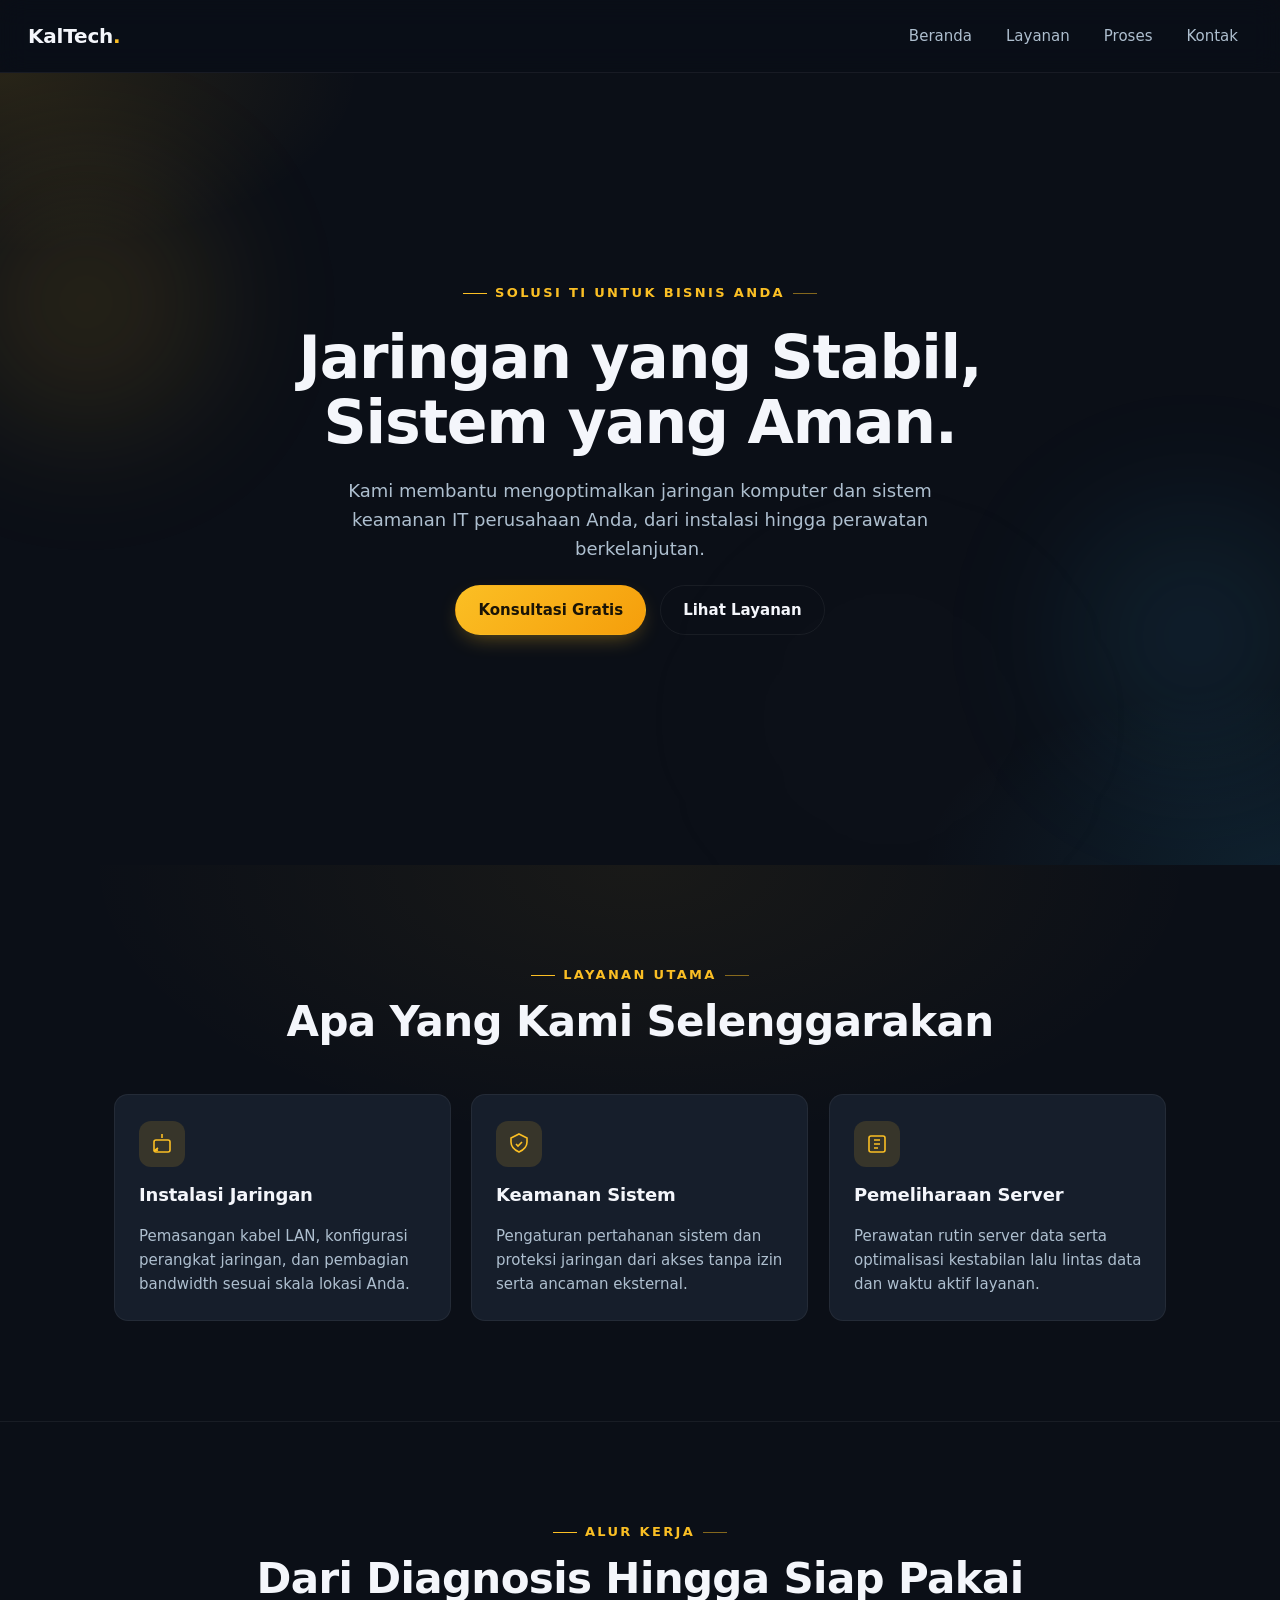
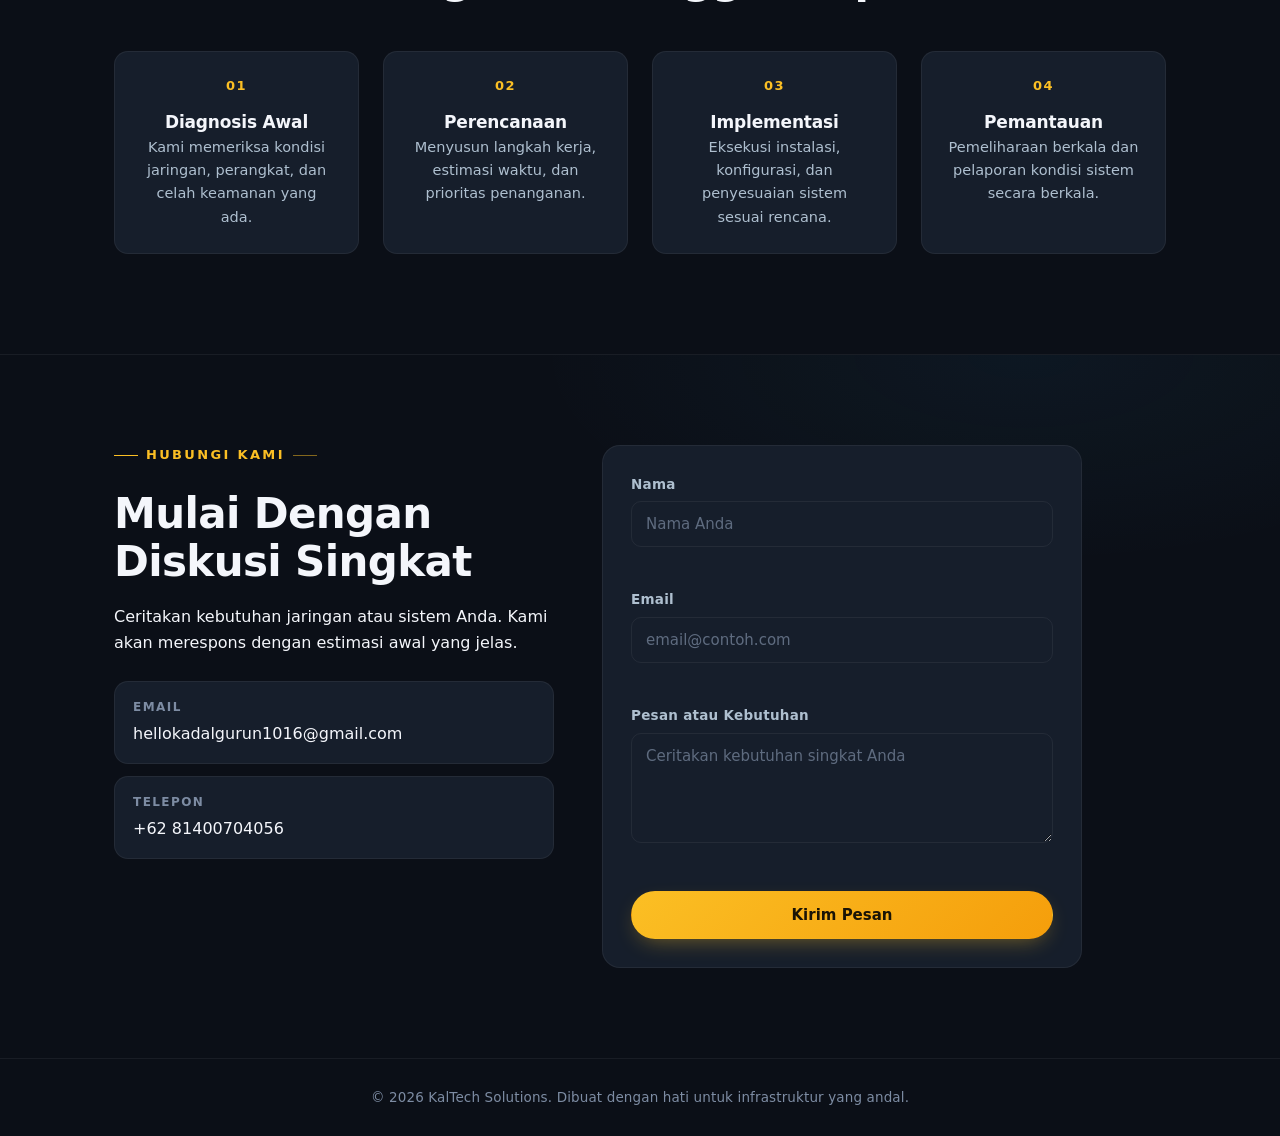
<file: index.html>
<!DOCTYPE html>
<html lang="id">
<head>
    <meta charset="UTF-8">
    <meta name="viewport" content="width=device-width, initial-scale=1.0">
    <title>wan Solutions | Solusi Jaringan & Infrastruktur IT</title>
    <link rel="stylesheet" href="style.css">
</head>
<body>
    <div class="loader" aria-hidden="true">
        <div class="loader-ring"></div>
    </div>

    <nav class="navbar" id="navbar">
        <div class="logo"><span>KalTech</span><span class="logo-accent">.</span></div>
        <button class="nav-toggle" id="navToggle" aria-label="Buka menu" aria-expanded="false">
            <span></span><span></span><span></span>
        </button>
        <ul class="nav-links" id="navLinks">
            <li><a href="#beranda" class="nav-link active" data-link="beranda">Beranda</a></li>
            <li><a href="#layanan" class="nav-link" data-link="layanan">Layanan</a></li>
            <li><a href="#proses" class="nav-link" data-link="proses">Proses</a></li>
            <li><a href="#kontak" class="nav-link" data-link="kontak">Kontak</a></li>
        </ul>
    </nav>

    <header class="hero" id="beranda">
        <div class="hero-overlay"></div>
        <div class="hero-copy">
            <span class="eyebrow">Solusi TI untuk Bisnis Anda</span>
            <h1>Jaringan yang Stabil, Sistem yang Aman.</h1>
            <p class="lead">Kami membantu mengoptimalkan jaringan komputer dan sistem keamanan IT perusahaan Anda, dari instalasi hingga perawatan berkelanjutan.</p>
            <div class="cta-row">
                <a href="#kontak" class="btn btn-primary">Konsultasi Gratis</a>
                <a href="#layanan" class="btn btn-ghost">Lihat Layanan</a>
            </div>
        </div>

        <div class="hero-glow" aria-hidden="true">
            <span class="glow glow-1"></span>
            <span class="glow glow-2"></span>
            <span class="glow glow-3"></span>
        </div>
    </header>

    <section class="services" id="layanan">
        <div class="section-inner">
            <span class="section-eyebrow">Layanan Utama</span>
            <h2 class="section-title">Apa Yang Kami Selenggarakan</h2>
            <div class="service-grid">
                <article class="service-card reveal">
                    <div class="service-icon">
                        <svg viewBox="0 0 24 24" fill="none" stroke="currentColor" stroke-width="1.6"><path d="M4 10a2 2 0 0 1 2-2h12a2 2 0 0 1 2 2v8a2 2 0 0 1-2 2H6a2 2 0 0 1-2-2Z"/><path d="M8 16l-4 3 4-1"/><path d="M12 2v4"/></svg>
                    </div>
                    <h3>Instalasi Jaringan</h3>
                    <p>Pemasangan kabel LAN, konfigurasi perangkat jaringan, dan pembagian bandwidth sesuai skala lokasi Anda.</p>
                </article>

                <article class="service-card reveal">
                    <div class="service-icon">
                        <svg viewBox="0 0 24 24" fill="none" stroke="currentColor" stroke-width="1.6"><path d="M12 2l8 4v4c0 5-3.5 8-8 10-4.5-2-8-5-8-10V6Z"/><path d="M9 12l2 2 4-4"/></svg>
                    </div>
                    <h3>Keamanan Sistem</h3>
                    <p>Pengaturan pertahanan sistem dan proteksi jaringan dari akses tanpa izin serta ancaman eksternal.</p>
                </article>

                <article class="service-card reveal">
                    <div class="service-icon">
                        <svg viewBox="0 0 24 24" fill="none" stroke="currentColor" stroke-width="1.6"><rect x="4" y="4" width="16" height="16" rx="2"/><path d="M9 8h6M9 12h6M9 16h4"/></svg>
                    </div>
                    <h3>Pemeliharaan Server</h3>
                    <p>Perawatan rutin server data serta optimalisasi kestabilan lalu lintas data dan waktu aktif layanan.</p>
                </article>
            </div>
        </div>
    </section>

    <section class="process" id="proses">
        <div class="section-inner">
            <span class="section-eyebrow">Alur Kerja</span>
            <h2 class="section-title">Dari Diagnosis Hingga Siap Pakai</h2>
            <ol class="process-steps">
                <li class="process-step reveal">
                    <span class="step-num">01</span>
                    <div class="step-body">
                        <h3>Diagnosis Awal</h3>
                        <p>Kami memeriksa kondisi jaringan, perangkat, dan celah keamanan yang ada.</p>
                    </div>
                </li>
                <li class="process-step reveal">
                    <span class="step-num">02</span>
                    <div class="step-body">
                        <h3>Perencanaan</h3>
                        <p>Menyusun langkah kerja, estimasi waktu, dan prioritas penanganan.</p>
                    </div>
                </li>
                <li class="process-step reveal">
                    <span class="step-num">03</span>
                    <div class="step-body">
                        <h3>Implementasi</h3>
                        <p>Eksekusi instalasi, konfigurasi, dan penyesuaian sistem sesuai rencana.</p>
                    </div>
                </li>
                <li class="process-step reveal">
                    <span class="step-num">04</span>
                    <div class="step-body">
                        <h3>Pemantauan</h3>
                        <p>Pemeliharaan berkala dan pelaporan kondisi sistem secara berkala.</p>
                    </div>
                </li>
            </ol>
        </div>
    </section>

    <section class="contact" id="kontak">
        <div class="section-inner contact-inner">
            <div class="contact-copy">
                <span class="section-eyebrow">Hubungi Kami</span>
                <h2 class="section-title">Mulai Dengan Diskusi Singkat</h2>
                <p>Ceritakan kebutuhan jaringan atau sistem Anda. Kami akan merespons dengan estimasi awal yang jelas.</p>
                <div class="contact-cards">
                    <div class="contact-card">
                        <span class="contact-label">Email</span>
                        <span class="contact-value">hellokadalgurun1016@gmail.com</span>
                    </div>
                    <div class="contact-card">
                        <span class="contact-label">Telepon</span>
                        <span class="contact-value">+62 81400704056</span>
                    </div>
                </div>
            </div>

            <form class="contact-form reveal" novalidate>
                <div class="field">
                    <label class="field-label" for="name">Nama</label>
                    <input class="field-input" id="name" name="name" type="text" autocomplete="name" required placeholder="Nama Anda">
                    <span class="field-msg" data-msg="name"></span>
                </div>
                <div class="field">
                    <label class="field-label" for="email">Email</label>
                    <input class="field-input" id="email" name="email" type="email" autocomplete="email" required placeholder="email@contoh.com">
                    <span class="field-msg" data-msg="email"></span>
                </div>
                <div class="field">
                    <label class="field-label" for="message">Pesan atau Kebutuhan</label>
                    <textarea class="field-input field-textarea" id="message" name="message" rows="4" required placeholder="Ceritakan kebutuhan singkat Anda"></textarea>
                    <span class="field-msg" data-msg="message"></span>
                </div>
                <button class="btn btn-primary btn-full" type="submit">Kirim Pesan</button>
            </form>
        </div>
    </section>

    <footer>
        <p>&copy; 2026 KalTech Solutions. Dibuat dengan hati untuk infrastruktur yang andal.</p>
    </footer>

    <script src="app.js" defer></script>
</body>
</file>
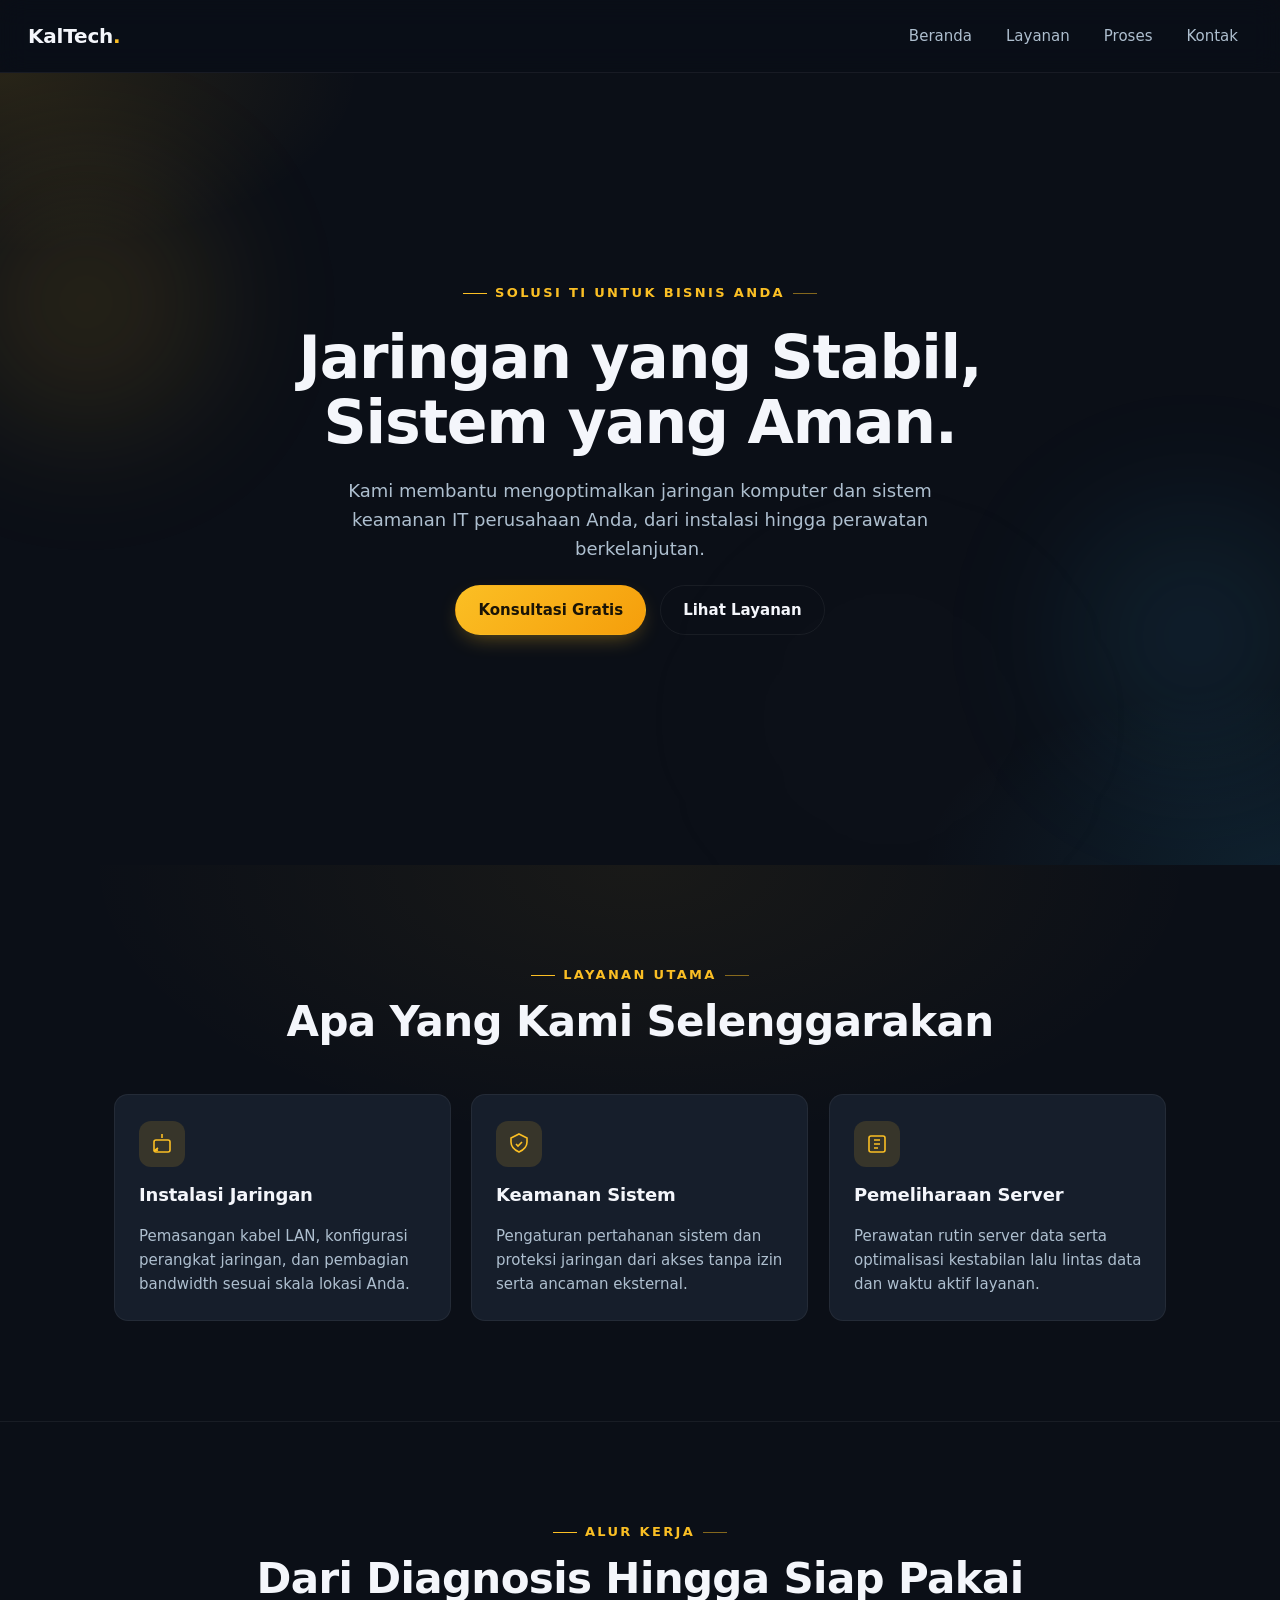
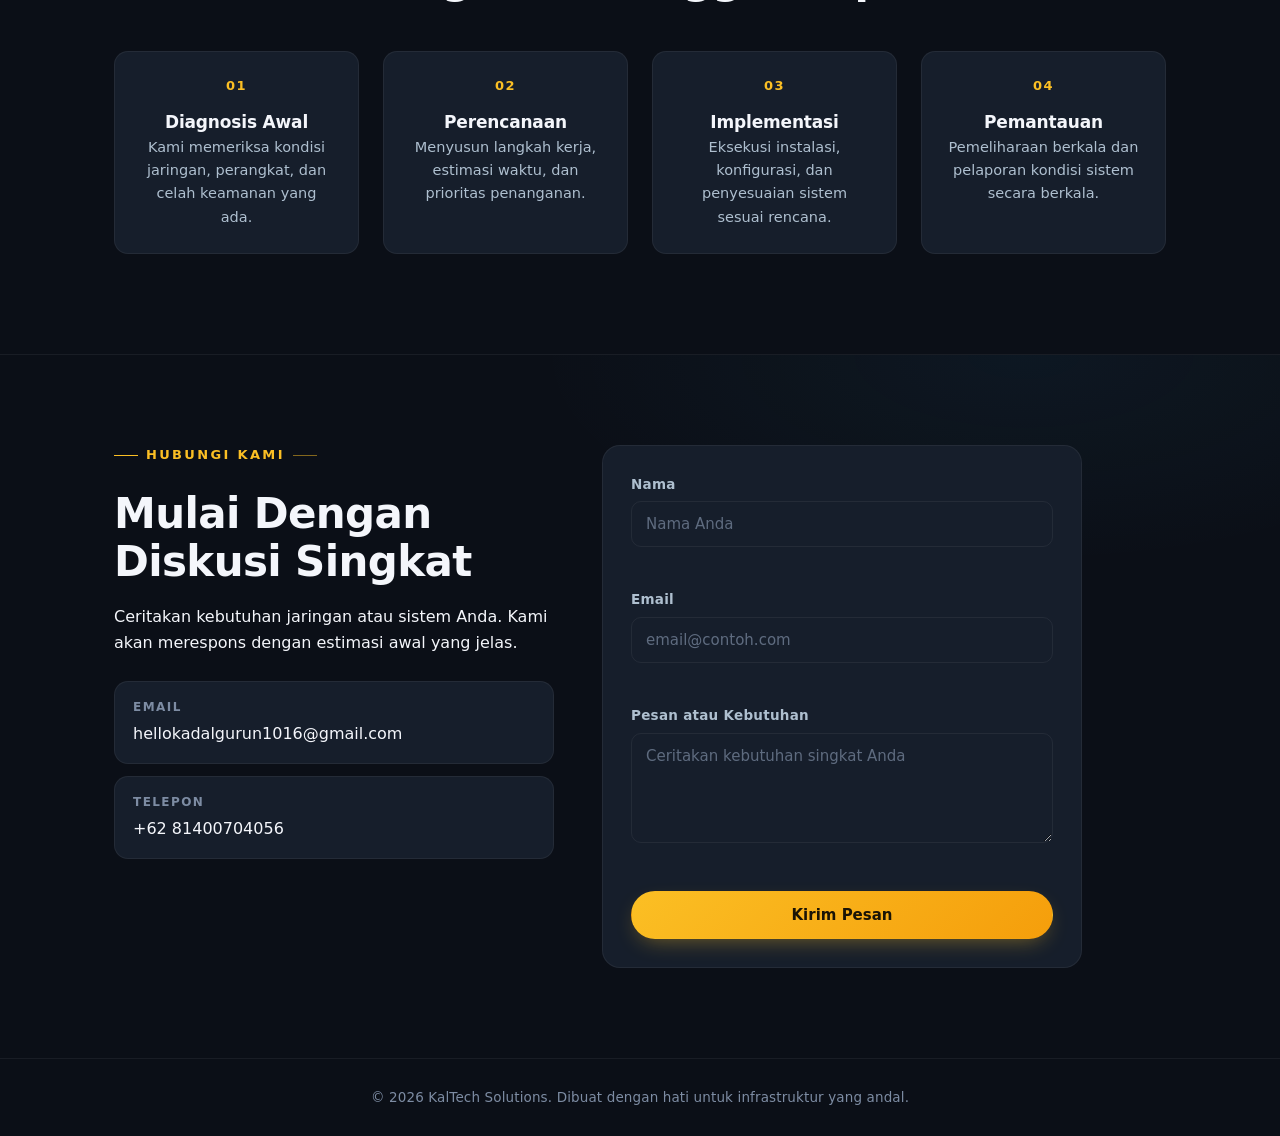
<file: index wan.html>
<!DOCTYPE html>
<html lang="id">
<head>
    <meta charset="UTF-8">
    <meta name="viewport" content="width=device-width, initial-scale=1.0">
    <title>KalTech Solutions | Solusi Jaringan & Infrastruktur IT</title>
    <link rel="stylesheet" href="style.css">
</head>
<body>
    <div class="loader" aria-hidden="true">
        <div class="loader-ring"></div>
    </div>

    <nav class="navbar" id="navbar">
        <div class="logo"><span>KalTech</span><span class="logo-accent">.</span></div>
        <button class="nav-toggle" id="navToggle" aria-label="Buka menu" aria-expanded="false">
            <span></span><span></span><span></span>
        </button>
        <ul class="nav-links" id="navLinks">
            <li><a href="#beranda" class="nav-link active" data-link="beranda">Beranda</a></li>
            <li><a href="#layanan" class="nav-link" data-link="layanan">Layanan</a></li>
            <li><a href="#proses" class="nav-link" data-link="proses">Proses</a></li>
            <li><a href="#kontak" class="nav-link" data-link="kontak">Kontak</a></li>
        </ul>
    </nav>

    <header class="hero" id="beranda">
        <div class="hero-overlay"></div>
        <div class="hero-copy">
            <span class="eyebrow">Solusi TI untuk Bisnis Anda</span>
            <h1>Jaringan yang Stabil, Sistem yang Aman.</h1>
            <p class="lead">Kami membantu mengoptimalkan jaringan komputer dan sistem keamanan IT perusahaan Anda, dari instalasi hingga perawatan berkelanjutan.</p>
            <div class="cta-row">
                <a href="#kontak" class="btn btn-primary">Konsultasi Gratis</a>
                <a href="#layanan" class="btn btn-ghost">Lihat Layanan</a>
            </div>
        </div>

        <div class="hero-glow" aria-hidden="true">
            <span class="glow glow-1"></span>
            <span class="glow glow-2"></span>
            <span class="glow glow-3"></span>
        </div>
    </header>

    <section class="services" id="layanan">
        <div class="section-inner">
            <span class="section-eyebrow">Layanan Utama</span>
            <h2 class="section-title">Apa Yang Kami Selenggarakan</h2>
            <div class="service-grid">
                <article class="service-card reveal">
                    <div class="service-icon">
                        <svg viewBox="0 0 24 24" fill="none" stroke="currentColor" stroke-width="1.6"><path d="M4 10a2 2 0 0 1 2-2h12a2 2 0 0 1 2 2v8a2 2 0 0 1-2 2H6a2 2 0 0 1-2-2Z"/><path d="M8 16l-4 3 4-1"/><path d="M12 2v4"/></svg>
                    </div>
                    <h3>Instalasi Jaringan</h3>
                    <p>Pemasangan kabel LAN, konfigurasi perangkat jaringan, dan pembagian bandwidth sesuai skala lokasi Anda.</p>
                </article>

                <article class="service-card reveal">
                    <div class="service-icon">
                        <svg viewBox="0 0 24 24" fill="none" stroke="currentColor" stroke-width="1.6"><path d="M12 2l8 4v4c0 5-3.5 8-8 10-4.5-2-8-5-8-10V6Z"/><path d="M9 12l2 2 4-4"/></svg>
                    </div>
                    <h3>Keamanan Sistem</h3>
                    <p>Pengaturan pertahanan sistem dan proteksi jaringan dari akses tanpa izin serta ancaman eksternal.</p>
                </article>

                <article class="service-card reveal">
                    <div class="service-icon">
                        <svg viewBox="0 0 24 24" fill="none" stroke="currentColor" stroke-width="1.6"><rect x="4" y="4" width="16" height="16" rx="2"/><path d="M9 8h6M9 12h6M9 16h4"/></svg>
                    </div>
                    <h3>Pemeliharaan Server</h3>
                    <p>Perawatan rutin server data serta optimalisasi kestabilan lalu lintas data dan waktu aktif layanan.</p>
                </article>
            </div>
        </div>
    </section>

    <section class="process" id="proses">
        <div class="section-inner">
            <span class="section-eyebrow">Alur Kerja</span>
            <h2 class="section-title">Dari Diagnosis Hingga Siap Pakai</h2>
            <ol class="process-steps">
                <li class="process-step reveal">
                    <span class="step-num">01</span>
                    <div class="step-body">
                        <h3>Diagnosis Awal</h3>
                        <p>Kami memeriksa kondisi jaringan, perangkat, dan celah keamanan yang ada.</p>
                    </div>
                </li>
                <li class="process-step reveal">
                    <span class="step-num">02</span>
                    <div class="step-body">
                        <h3>Perencanaan</h3>
                        <p>Menyusun langkah kerja, estimasi waktu, dan prioritas penanganan.</p>
                    </div>
                </li>
                <li class="process-step reveal">
                    <span class="step-num">03</span>
                    <div class="step-body">
                        <h3>Implementasi</h3>
                        <p>Eksekusi instalasi, konfigurasi, dan penyesuaian sistem sesuai rencana.</p>
                    </div>
                </li>
                <li class="process-step reveal">
                    <span class="step-num">04</span>
                    <div class="step-body">
                        <h3>Pemantauan</h3>
                        <p>Pemeliharaan berkala dan pelaporan kondisi sistem secara berkala.</p>
                    </div>
                </li>
            </ol>
        </div>
    </section>

    <section class="contact" id="kontak">
        <div class="section-inner contact-inner">
            <div class="contact-copy">
                <span class="section-eyebrow">Hubungi Kami</span>
                <h2 class="section-title">Mulai Dengan Diskusi Singkat</h2>
                <p>Ceritakan kebutuhan jaringan atau sistem Anda. Kami akan merespons dengan estimasi awal yang jelas.</p>
                <div class="contact-cards">
                    <div class="contact-card">
                        <span class="contact-label">Email</span>
                        <span class="contact-value">hellokadalgurun1016@gmail.com</span>
                    </div>
                    <div class="contact-card">
                        <span class="contact-label">Telepon</span>
                        <span class="contact-value">+62 81400704056</span>
                    </div>
                </div>
            </div>

            <form class="contact-form reveal" novalidate>
                <div class="field">
                    <label class="field-label" for="name">Nama</label>
                    <input class="field-input" id="name" name="name" type="text" autocomplete="name" required placeholder="Nama Anda">
                    <span class="field-msg" data-msg="name"></span>
                </div>
                <div class="field">
                    <label class="field-label" for="email">Email</label>
                    <input class="field-input" id="email" name="email" type="email" autocomplete="email" required placeholder="email@contoh.com">
                    <span class="field-msg" data-msg="email"></span>
                </div>
                <div class="field">
                    <label class="field-label" for="message">Pesan atau Kebutuhan</label>
                    <textarea class="field-input field-textarea" id="message" name="message" rows="4" required placeholder="Ceritakan kebutuhan singkat Anda"></textarea>
                    <span class="field-msg" data-msg="message"></span>
                </div>
                <button class="btn btn-primary btn-full" type="submit">Kirim Pesan</button>
            </form>
        </div>
    </section>

    <footer>
        <p>&copy; 2026 KalTech Solutions. Dibuat dengan hati untuk infrastruktur yang andal.</p>
    </footer>

    <script src="app.js" defer></script>
</body>
</file>
<file: style.css>
:root {
    --bg: #0b0f17;
    --bg-2: #111724;
    --panel: #161e2b;
    --panel-2: #1b2433;
    --line: rgba(255, 255, 255, 0.06);
    --ink: #f4f6fb;
    --ink-mute: #aebfcf;
    --muted: #7d8ca3;
    --accent: #fbbf24;
    --accent-2: #f59e0b;
    --accent-soft: rgba(251, 191, 36, 0.14);
    --blue: #38bdf8;
    --danger: #f87171;
    --good: #34d399;
    --radius: 14px;
    --transition: 220ms cubic-bezier(.2,.7,.2,1);
}

*,
*::before,
*::after {
    box-sizing: border-box;
    margin: 0;
    padding: 0;
}

html {
    scroll-behavior: smooth;
    -webkit-text-size-adjust: 100%;
}

body {
    font-family: ui-sans-serif, system-ui, -apple-system, "Segoe UI", Roboto, "Helvetica Neue", Arial, sans-serif;
    color: var(--ink);
    background-color: var(--bg);
    line-height: 1.6;
    overflow-x: hidden;
}

body.is-loading {
    overflow: hidden;
}

a {
    color: inherit;
    text-decoration: none;
}

img, svg {
    display: block;
    max-width: 100%;
}

img {
    height: auto;
}

:focus-visible {
    outline: 2px solid var(--accent);
    outline-offset: 3px;
    border-radius: 4px;
}

/* ---------- Loader ---------- */
.loader {
    position: fixed;
    inset: 0;
    z-index: 100;
    background: var(--bg);
    display: flex;
    align-items: center;
    justify-content: center;
    transition: opacity 500ms ease, visibility 500ms ease;
}

.loader.is-hidden {
    opacity: 0;
    visibility: hidden;
    pointer-events: none;
}

.loader-ring {
    width: 56px;
    height: 56px;
    border-radius: 50%;
    border: 4px solid var(--panel-2);
    border-top-color: var(--accent);
    animation: ring 700ms linear infinite;
}

@keyframes ring {
    to { transform: rotate(360deg); }
}

/* ---------- Navbar ---------- */
.navbar {
    position: sticky;
    top: 0;
    z-index: 50;
    display: flex;
    align-items: center;
    justify-content: space-between;
    padding: 16px 28px;
    background: rgba(11, 15, 23, 0.72);
    backdrop-filter: blur(14px) saturate(140%);
    -webkit-backdrop-filter: blur(14px) saturate(140%);
    border-bottom: 1px solid var(--line);
    transition: background 300ms ease, box-shadow 300ms ease;
}

.navbar.scrolled {
    background: rgba(11, 15, 23, 0.92);
    box-shadow: 0 1px 0 var(--line);
}

.logo {
    font-size: 20px;
    font-weight: 700;
    letter-spacing: -0.01em;
}

.logo .logo-accent {
    color: var(--accent);
}

.nav-links {
    list-style: none;
    display: flex;
    gap: 6px;
    align-items: center;
}

.nav-link {
    position: relative;
    padding: 8px 14px;
    border-radius: 999px;
    font-size: 15px;
    color: var(--ink-mute);
    transition: color var(--transition), background var(--transition);
    display: inline-block;
}

.nav-link:hover,
.nav-link.active {
    color: var(--ink);
    background: var(--panel-2);
}

.nav-link.active .nav-link-bar {
    opacity: 1;
    transform: scaleX(1);
}

.nav-link-bar {
    position: absolute;
    left: 14px;
    right: 14px;
    bottom: 2px;
    height: 2px;
    background: var(--accent);
    border-radius: 2px;
    transform: scaleX(0);
    transform-origin: left;
    opacity: 0;
    transition: opacity var(--transition), transform var(--transition);
}

.nav-toggle {
    display: none;
    flex-direction: column;
    justify-content: space-between;
    width: 36px;
    height: 36px;
    background: transparent;
    border: 1px solid var(--line);
    border-radius: 10px;
    padding: 7px 6px;
    cursor: pointer;
    color: var(--ink);
    transition: border-color var(--transition), background var(--transition);
}

.nav-toggle:hover {
    background: var(--panel-2);
    border-color: rgba(255,255,255,0.14);
}

.nav-toggle span {
    display: block;
    height: 2px;
    background: currentColor;
    border-radius: 2px;
    transition: transform var(--transition), opacity var(--transition);
    transform-origin: center;
}

.nav-toggle.open span:nth-child(1) {
    transform: translateY(9px) rotate(45deg);
}

.nav-toggle.open span:nth-child(2) {
    opacity: 0;
    transform: scaleX(0);
}

.nav-toggle.open span:nth-child(3) {
    transform: translateY(-9px) rotate(-45deg);
}

/* ---------- Buttons ---------- */
.btn {
    display: inline-flex;
    align-items: center;
    justify-content: center;
    gap: 8px;
    padding: 12px 22px;
    border-radius: 999px;
    font-size: 15px;
    font-weight: 600;
    cursor: pointer;
    border: 1px solid transparent;
    transition: transform var(--transition), background var(--transition), box-shadow var(--transition), border-color var(--transition);
    font-family: inherit;
}

.btn:active {
    transform: scale(0.98);
}

.btn-primary {
    background: linear-gradient(135deg, var(--accent), var(--accent-2));
    color: #1a1406;
    box-shadow: 0 8px 22px -8px rgba(251, 191, 36, 0.45);
}

.btn-primary:hover {
    box-shadow: 0 14px 30px -10px rgba(251, 191, 36, 0.65);
    transform: translateY(-1px);
}

.btn-ghost {
    background: transparent;
    color: var(--ink);
    border-color: var(--line);
}

.btn-ghost:hover {
    background: var(--panel-2);
    border-color: rgba(255,255,255,0.18);
}

.btn-full {
    width: 100%;
}

/* ---------- Hero ---------- */
.hero {
    position: relative;
    min-height: 88vh;
    display: flex;
    align-items: center;
    justify-content: center;
    padding: 80px 24px 100px;
    overflow: hidden;
    color: var(--ink);
    text-align: center;
}

.hero-backdrop {
    position: absolute;
    inset: 0;
    z-index: 0;
    background:
        radial-gradient(1200px 500px at 12% -10%, rgba(251, 191, 36, 0.28), transparent 60%),
        radial-gradient(900px 500px at 100% 10%, rgba(56, 189, 248, 0.22), transparent 60%),
        linear-gradient(180deg, #141a27 0%, #0b0f17 100%);
    animation: drift 22s ease-in-out infinite alternate;
}

@keyframes drift {
    0% { transform: translate(0, 0) scale(1); }
    100% { transform: translate(3%, 2%) scale(1.04); }
}

.hero-overlay {
    position: absolute;
    inset: 0;
    z-index: 1;
    background:
        radial-gradient(600px 300px at 0% 0%, rgba(251,191,36,0.12), transparent 60%),
        radial-gradient(600px 300px at 100% 100%, rgba(56,189,248,0.10), transparent 60%);
    pointer-events: none;
}

.hero-glow {
    position: absolute;
    inset: 0;
    z-index: 1;
    pointer-events: none;
    overflow: hidden;
}

.glow {
    position: absolute;
    width: 300px;
    height: 300px;
    border-radius: 50%;
    filter: blur(70px);
    opacity: 0.35;
    will-change: transform;
}

.glow-1 {
    top: 10%;
    left: -5%;
    background: radial-gradient(circle, rgba(251, 191, 36, 0.5), transparent);
    animation: float1 14s ease-in-out infinite alternate;
}

.glow-2 {
    bottom: 10%;
    right: -5%;
    background: radial-gradient(circle, rgba(56, 189, 248, 0.4), transparent);
    animation: float2 16s ease-in-out infinite alternate;
}

.glow-3 {
    top: 50%;
    left: 50%;
    width: 500px;
    height: 500px;
    background: radial-gradient(circle, rgba(255,255,255,0.04), transparent);
    animation: float3 18s ease-in-out infinite alternate;
}

@keyframes float1 {
    0% { transform: translate(0, 0) scale(1); }
    100% { transform: translate(40px, 30px) scale(1.2); }
}

@keyframes float2 {
    0% { transform: translate(0, 0) scale(1); }
    100% { transform: translate(-50px, -30px) scale(1.3); }
}

@keyframes float3 {
    0% { transform: translate(-50%, -50%) scale(1); }
    100% { transform: translate(-40%, -40%) scale(1.15); }
}

.hero-copy {
    position: relative;
    z-index: 2;
    max-width: 760px;
    display: flex;
    flex-direction: column;
    align-items: center;
    gap: 22px;
}

.eyebrow,
.section-eyebrow {
    font-size: 13px;
    font-weight: 600;
    letter-spacing: 0.18em;
    text-transform: uppercase;
    color: var(--accent);
    display: inline-flex;
    align-items: center;
    gap: 8px;
}

.eyebrow::before,
.section-eyebrow::before {
    content: "";
    width: 24px;
    height: 1px;
    background: var(--accent);
}

.eyebrow::after,
.section-eyebrow::after {
    content: "";
    width: 24px;
    height: 1px;
    background: rgba(251, 191, 36, 0.5);
}

.hero h1 {
    font-size: clamp(34px, 6vw, 60px);
    font-weight: 800;
    letter-spacing: -0.02em;
    line-height: 1.08;
    text-wrap: pretty;
}

.hero h1 .accent {
    background: linear-gradient(120deg, var(--accent), var(--bg-2) 60%);
    -webkit-background-clip: text;
    background-clip: text;
    color: transparent;
}

.lead {
    color: var(--ink-mute);
    font-size: clamp(16px, 2vw, 18px);
    max-width: 620px;
    margin: 0 auto;
}

.cta-row {
    display: flex;
    flex-wrap: wrap;
    gap: 14px;
    justify-content: center;
}

/* ---------- Section base ---------- */
.section-inner {
    max-width: 1100px;
    margin: 0 auto;
    padding: 100px 24px;
    display: flex;
    flex-direction: column;
    align-items: center;
    text-align: center;
}

.section-title {
    font-size: clamp(28px, 4vw, 42px);
    font-weight: 700;
    letter-spacing: -0.015em;
    line-height: 1.15;
    margin-top: 12px;
    text-wrap: pretty;
}

/* ---------- Services ---------- */
.services {
    background: radial-gradient(800px 400px at 50% 0%, rgba(251,191,36,0.06), transparent 70%);
}

.service-grid {
    width: 100%;
    display: grid;
    grid-template-columns: repeat(auto-fit, minmax(260px, 1fr));
    gap: 20px;
    margin-top: 48px;
}

.service-card {
    text-align: left;
    background: var(--panel);
    border: 1px solid var(--line);
    border-radius: var(--radius);
    padding: 26px 24px 24px;
    display: flex;
    flex-direction: column;
    gap: 14px;
    transition: transform var(--transition), border-color var(--transition), box-shadow var(--transition), background var(--transition);
    will-change: transform;
}

.service-card:hover {
    border-color: rgba(251, 191, 36, 0.45);
    transform: translateY(-4px);
    background: var(--panel-2);
    box-shadow: 0 18px 40px -18px rgba(0,0,0,0.6), 0 0 0 1px rgba(251, 191, 36, 0.06);
}

.service-icon {
    width: 46px;
    height: 46px;
    border-radius: 12px;
    background: var(--accent-soft);
    color: var(--accent);
    display: flex;
    align-items: center;
    justify-content: center;
    transition: background var(--transition), color var(--transition), transform var(--transition);
}

.service-card:hover .service-icon {
    background: rgba(251, 191, 36, 0.22);
    transform: scale(1.04);
}

.service-icon svg {
    width: 24px;
    height: 24px;
}

.service-card h3 {
    font-size: 18px;
    font-weight: 600;
    letter-spacing: -0.01em;
}

.service-card p {
    color: var(--ink-mute);
    font-size: 15px;
}

/* ---------- Process ---------- */
.process {
    border-top: 1px solid var(--line);
}

.process-steps {
    list-style: none;
    width: 100%;
    display: grid;
    grid-template-columns: repeat(auto-fit, minmax(220px, 1fr));
    gap: 24px;
    margin-top: 48px;
    counter-reset: step;
}

.process-step {
    display: flex;
    flex-direction: column;
    gap: 12px;
    position: relative;
    padding: 24px;
    background: var(--panel);
    border: 1px solid var(--line);
    border-radius: var(--radius);
    transition: border-color var(--transition), transform var(--transition), background var(--transition);
}

.process-step:hover {
    border-color: rgba(255,255,255,0.14);
    transform: translateY(-3px);
    background: var(--panel-2);
}

.step-num {
    font-size: 13px;
    font-weight: 700;
    letter-spacing: 0.12em;
    color: var(--accent);
}

.step-body h3 {
    font-size: 17px;
    font-weight: 600;
    letter-spacing: -0.01em;
}

.step-body p {
    color: var(--ink-mute);
    font-size: 14.5px;
}

/* ---------- Contact ---------- */
.contact {
    border-top: 1px solid var(--line);
    background: radial-gradient(700px 300px at 80% 0%, rgba(56,189,248,0.05), transparent 70%);
}

.contact-inner {
    flex-direction: row;
    gap: 48px;
    align-items: flex-start;
    text-align: left;
    padding: 90px 24px;
}

.contact-copy {
    flex: 1 1 380px;
    display: flex;
    flex-direction: column;
    gap: 18px;
    max-width: 440px;
}

.contact-copy .section-title {
    margin-top: 6px;
}

.contact-cards {
    display: flex;
    flex-direction: column;
    gap: 12px;
    margin-top: 8px;
}

.contact-card {
    display: flex;
    flex-direction: column;
    gap: 4px;
    padding: 16px 18px;
    background: var(--panel);
    border: 1px solid var(--line);
    border-radius: var(--radius);
    transition: border-color var(--transition), background var(--transition);
}

.contact-card:hover {
    border-color: rgba(255,255,255,0.14);
    background: var(--panel-2);
}

.contact-label {
    font-size: 12px;
    font-weight: 600;
    letter-spacing: 0.12em;
    text-transform: uppercase;
    color: var(--muted);
}

.contact-value {
    font-size: 16px;
    font-weight: 500;
    color: var(--ink);
    word-break: break-word;
}

.contact-form {
    flex: 1 1 420px;
    width: 100%;
    max-width: 480px;
    display: flex;
    flex-direction: column;
    gap: 18px;
    background: var(--panel);
    border: 1px solid var(--line);
    border-radius: 18px;
    padding: 28px;
    transition: border-color var(--transition), box-shadow var(--transition);
}

.contact-form:focus-within {
    border-color: rgba(251, 191, 36, 0.5);
    box-shadow: 0 0 0 1px rgba(251, 191, 36, 0.12);
}

.field {
    display: flex;
    flex-direction: column;
    gap: 6px;
}

.field-label {
    font-size: 13.5px;
    font-weight: 600;
    color: var(--ink-mute);
    letter-spacing: 0.02em;
}

.field-input {
    width: 100%;
    padding: 13px 14px;
    background: transparent;
    border: 1px solid var(--line);
    border-radius: 10px;
    color: var(--ink);
    font-size: 15px;
    font-family: inherit;
    transition: border-color var(--transition), box-shadow var(--transition);
}

.field-input::placeholder {
    color: var(--muted);
    opacity: 0.7;
}

.field-input:focus {
    outline: none;
    border-color: rgba(251, 191, 36, 0.55);
    box-shadow: 0 0 0 3px rgba(251, 191, 36, 0.12);
}

.field-input.is-invalid {
    border-color: var(--danger);
}

.field-input.is-invalid:focus {
    box-shadow: 0 0 0 3px rgba(248, 113, 113, 0.14);
}

.field-textarea {
    resize: vertical;
    min-height: 110px;
}

.field-msg {
    display: block;
    font-size: 13px;
    min-height: 18px;
    color: var(--danger);
    opacity: 0;
    transform: translateY(-2px);
    transition: opacity var(--transition), transform var(--transition);
}

.field-msg.is-visible {
    opacity: 1;
    transform: translateY(0);
}

.btn-full {
    margin-top: 6px;
    padding: 14px;
}

/* ---------- Footer ---------- */
footer {
    text-align: center;
    padding: 28px 24px;
    color: var(--muted);
    font-size: 13.5px;
    border-top: 1px solid var(--line);
    letter-spacing: 0.01em;
}

footer .footer-accent {
    color: var(--accent);
}

/* ---------- Reveal ---------- */
.reveal {
    opacity: 0;
    transform: translateY(18px);
    transition: opacity 600ms ease, transform 600ms ease;
    transition-delay: 80ms;
}

.reveal.is-visible {
    opacity: 1;
    transform: translateY(0);
}

/* staggered children */
.reveal-stagger > *:nth-child(1) { transition-delay: 60ms; }
.reveal-stagger > *:nth-child(2) { transition-delay: 140ms; }
.reveal-stagger > *:nth-child(3) { transition-delay: 220ms; }
.reveal-stagger > *:nth-child(4) { transition-delay: 300ms; }

@media (min-width: 820px) {
    .reveal-stagger > *:nth-child(1) { transition-delay: 40ms; }
    .reveal-stagger > *:nth-child(2) { transition-delay: 110ms; }
    .reveal-stagger > *:nth-child(3) { transition-delay: 190ms; }
    .reveal-stagger > *:nth-child(4) { transition-delay: 270ms; }
}

/* ---------- Responsive nav ---------- */
@media (max-width: 760px) {
    .nav-toggle {
        display: flex;
    }

    .nav-links {
        position: absolute;
        top: calc(100% + 12px);
        left: 28px;
        right: 28px;
        flex-direction: column;
        gap: 4px;
        background: rgba(11, 15, 23, 0.92);
        backdrop-filter: blur(14px) saturate(140%);
        -webkit-backdrop-filter: blur(14px) saturate(140%);
        border: 1px solid var(--line);
        border-radius: 14px;
        padding: 10px;
        box-shadow: 0 20px 60px -20px rgba(0,0,0,0.6);
        transform: translateY(-8px) scale(0.98);
        opacity: 0;
        visibility: hidden;
        transition: transform 300ms ease, opacity 300ms ease, visibility 300ms ease;
        overflow: hidden;
        z-index: 40;
    }

    .nav-links.open {
        transform: translateY(0) scale(1);
        opacity: 1;
        visibility: visible;
    }

    .nav-link {
        display: flex;
        width: 100%;
        justify-content: space-between;
        padding: 12px 14px;
        border-radius: 10px;
    }

    .nav-link.active .nav-link-bar {
        bottom: 8px;
    }

    .nav-link-bar {
        left: 14px;
        right: 14px;
        bottom: 8px;
    }

    .hero {
        min-height: 80vh;
    }

    .contact-inner {
        flex-direction: column;
        align-items: stretch;
        padding: 60px 22px;
    }

    .contact-copy {
        max-width: 100%;
    }

    .contact-form {
        max-width: 100%;
    }
}

@media (prefers-reduced-motion: reduce) {
    html {
        scroll-behavior: auto;
    }

    .hero-backdrop,
    .glow,
    .loader-ring,
    .btn,
    .service-card,
    .process-step,
    .nav-link,
    .contact-card {
        animation-duration: 0.01ms !important;
        transition-duration: 0.01ms !important;
        animation-iteration-count: 1 !important;
    }

    .reveal {
        opacity: 1;
        transform: none;
        transition: none;
    }
}
</file>
